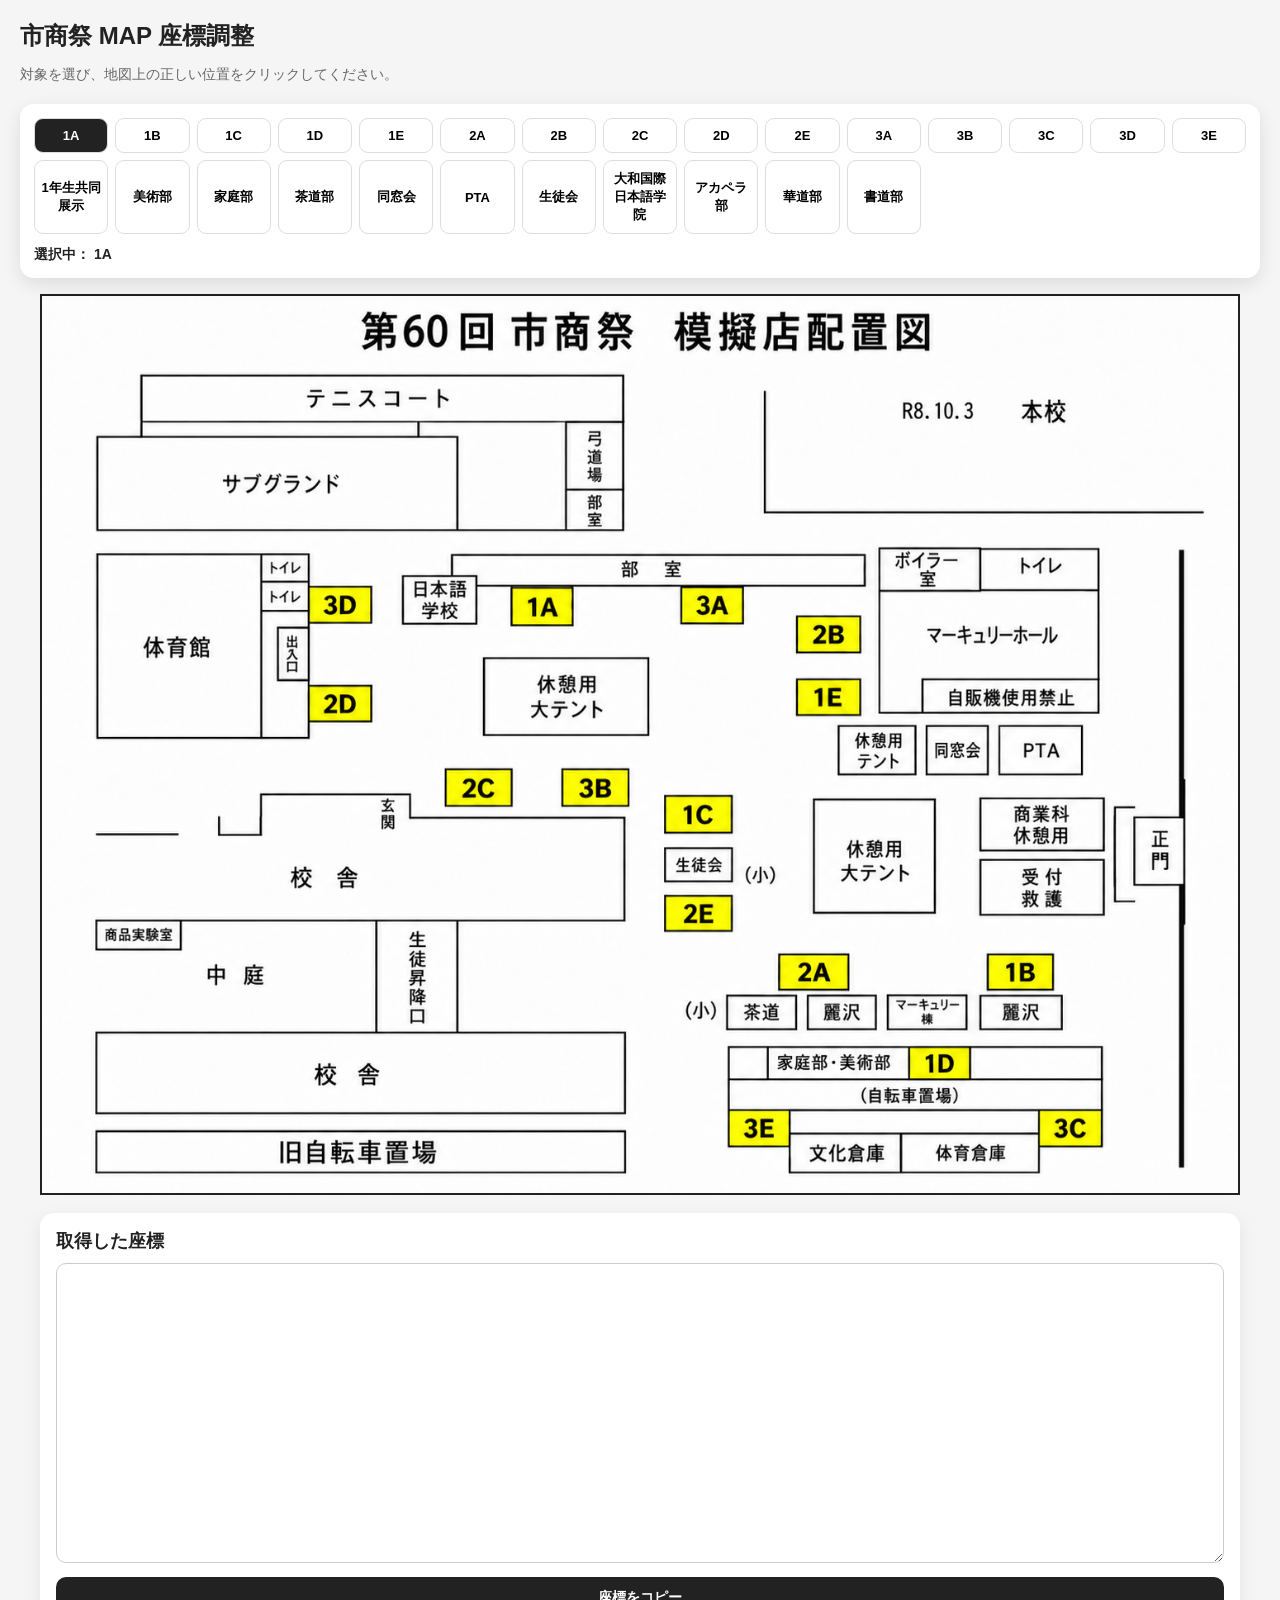
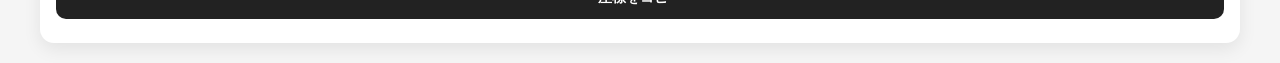
<file: map-calibrate.html>
<!DOCTYPE html>
<html lang="ja">

<head>
  <meta charset="UTF-8">

  <meta
    name="viewport"
    content="width=device-width, initial-scale=1.0"
  >

  <title>市商祭 MAP 座標調整</title>

  <style>
    * {
      box-sizing: border-box;
    }

    body {
      margin: 0;
      padding: 20px;

      font-family:
        -apple-system,
        BlinkMacSystemFont,
        "Segoe UI",
        "Noto Sans JP",
        sans-serif;

      background: #f5f5f5;
      color: #222;
    }

    h1 {
      margin:
        0
        0
        8px;

      font-size: 24px;
    }

    .description {
      margin-bottom: 20px;

      color: #666;

      font-size: 14px;
    }

    .controls {
      position: sticky;
      top: 0;

      z-index: 100;

      margin-bottom: 16px;

      padding: 14px;

      border-radius: 14px;

      background:
        rgba(255,255,255,0.96);

      box-shadow:
        0
        6px
        18px
        rgba(0,0,0,0.10);
    }

    .target-buttons {
      display: grid;

      grid-template-columns:
        repeat(auto-fit, minmax(70px, 1fr));

      gap: 7px;
    }

    .target-button {
      padding:
        9px
        5px;

      border:
        1px solid #ddd;

      border-radius: 9px;

      background: #fff;

      font-size: 13px;
      font-weight: 800;

      cursor: pointer;
    }

    .target-button.active {
      color: #fff;
      background: #222;
    }

    .current {
      margin-top: 12px;

      font-size: 14px;
      font-weight: 800;
    }

    .map-wrap {
      position: relative;

      width: 100%;

      max-width: 1200px;

      margin: 0 auto;

      background: #fff;

      border:
        2px solid #222;
    }

    .map-wrap img {
      display: block;

      width: 100%;
      height: auto;

      user-select: none;
      -webkit-user-drag: none;
    }

    .marker {
      position: absolute;

      width: 18px;
      height: 18px;

      border-radius: 50%;

      background: #ff2d55;

      border:
        3px solid #fff;

      box-shadow:
        0
        0
        0
        2px #ff2d55;

      transform:
        translate(-50%, -50%);

      pointer-events: none;
    }

    .result-box {
      max-width: 1200px;

      margin:
        18px
        auto
        0;

      padding: 16px;

      border-radius: 14px;

      background: #fff;

      box-shadow:
        0
        6px
        18px
        rgba(0,0,0,0.08);
    }

    .result-box h2 {
      margin:
        0
        0
        10px;

      font-size: 18px;
    }

    textarea {
      width: 100%;
      min-height: 300px;

      padding: 12px;

      border:
        1px solid #ccc;

      border-radius: 10px;

      font-family:
        ui-monospace,
        SFMono-Regular,
        Menlo,
        Consolas,
        monospace;

      font-size: 13px;

      resize: vertical;
    }

    .copy-button {
      margin-top: 10px;

      width: 100%;

      padding: 12px;

      border: 0;

      border-radius: 10px;

      color: #fff;
      background: #222;

      font-size: 14px;
      font-weight: 800;

      cursor: pointer;
    }

    .copy-message {
      margin-top: 8px;

      color: #168344;

      font-size: 12px;
      font-weight: 700;
    }
  </style>
</head>

<body>

  <h1>
    市商祭 MAP 座標調整
  </h1>

  <p class="description">
    対象を選び、地図上の正しい位置をクリックしてください。
  </p>


  <div class="controls">

    <div
      class="target-buttons"
      id="targetButtons"
    ></div>

    <div class="current">
      選択中：
      <span id="currentTarget">
        1A
      </span>
    </div>

  </div>


  <div
    class="map-wrap"
    id="mapWrap"
  >

    <img
      src="images/gallery/map.jpg"
      alt="市商祭配置図"
      id="mapImage"
    >

  </div>


  <div class="result-box">

    <h2>
      取得した座標
    </h2>

    <textarea
      id="resultText"
      readonly
    ></textarea>

    <button
      type="button"
      class="copy-button"
      id="copyButton"
    >
      座標をコピー
    </button>

    <div
      class="copy-message"
      id="copyMessage"
    ></div>

  </div>


  <script>

    const targets = [
      "1A",
      "1B",
      "1C",
      "1D",
      "1E",

      "2A",
      "2B",
      "2C",
      "2D",
      "2E",

      "3A",
      "3B",
      "3C",
      "3D",
      "3E",

      "1年生共同展示",

      "美術部",
      "家庭部",
      "茶道部",
      "同窓会",
      "PTA",
      "生徒会",
      "大和国際日本語学院",
      "アカペラ部",
      "華道部",
      "書道部"
    ];


    let currentTarget = "1A";

    const coordinates = {};


    const targetButtons =
      document.getElementById(
        "targetButtons"
      );


    const currentTargetElement =
      document.getElementById(
        "currentTarget"
      );


    const mapWrap =
      document.getElementById(
        "mapWrap"
      );


    const mapImage =
      document.getElementById(
        "mapImage"
      );


    const resultText =
      document.getElementById(
        "resultText"
      );


    const copyButton =
      document.getElementById(
        "copyButton"
      );


    const copyMessage =
      document.getElementById(
        "copyMessage"
      );



    /* =========================
       BUTTONS
    ========================== */

    targets.forEach(
      (target, index) => {

        const button =
          document.createElement(
            "button"
          );


        button.type =
          "button";


        button.className =
          "target-button";


        button.textContent =
          target;


        if (index === 0) {

          button.classList.add(
            "active"
          );

        }


        button.addEventListener(
          "click",
          () => {

            currentTarget =
              target;


            currentTargetElement.textContent =
              target;


            document
              .querySelectorAll(
                ".target-button"
              )
              .forEach(
                (btn) => {

                  btn.classList.remove(
                    "active"
                  );

                }
              );


            button.classList.add(
              "active"
            );

          }
        );


        targetButtons.appendChild(
          button
        );

      }
    );



    /* =========================
       MAP CLICK
    ========================== */

    mapWrap.addEventListener(
      "click",
      (event) => {

        const rect =
          mapImage.getBoundingClientRect();


        const x =
          (
            (
              event.clientX -
              rect.left
            )
            /
            rect.width
          )
          *
          100;


        const y =
          (
            (
              event.clientY -
              rect.top
            )
            /
            rect.height
          )
          *
          100;


        coordinates[
          currentTarget
        ] = {

          x:
            Number(
              x.toFixed(2)
            ),

          y:
            Number(
              y.toFixed(2)
            )

        };


        updateMarker(
          currentTarget,
          x,
          y
        );


        updateResults();

      }
    );



    /* =========================
       MARKER
    ========================== */

    function updateMarker(
      target,
      x,
      y
    ) {

      let marker =
        document.querySelector(
          `[data-marker="${target}"]`
        );


      if (!marker) {

        marker =
          document.createElement(
            "div"
          );


        marker.className =
          "marker";


        marker.dataset.marker =
          target;


        mapWrap.appendChild(
          marker
        );

      }


      marker.style.left =
        `${x}%`;


      marker.style.top =
        `${y}%`;

    }



    /* =========================
       RESULTS
    ========================== */

    function updateResults() {

      let text = "";


      targets.forEach(
        (target) => {

          const point =
            coordinates[
              target
            ];


          if (!point) {

            return;

          }


          text +=
            `${target}: x: ${point.x}, y: ${point.y}\n`;

        }
      );


      resultText.value =
        text;

    }



    /* =========================
       COPY
    ========================== */

    copyButton.addEventListener(
      "click",
      async () => {

        try {

          await navigator.clipboard.writeText(
            resultText.value
          );


          copyMessage.textContent =
            "コピーしました。";


          setTimeout(
            () => {

              copyMessage.textContent =
                "";

            },
            2000
          );

        }

        catch (error) {

          resultText.select();

          document.execCommand(
            "copy"
          );


          copyMessage.textContent =
            "コピーしました。";

        }

      }
    );

  </script>

</body>

</html>
</file>
